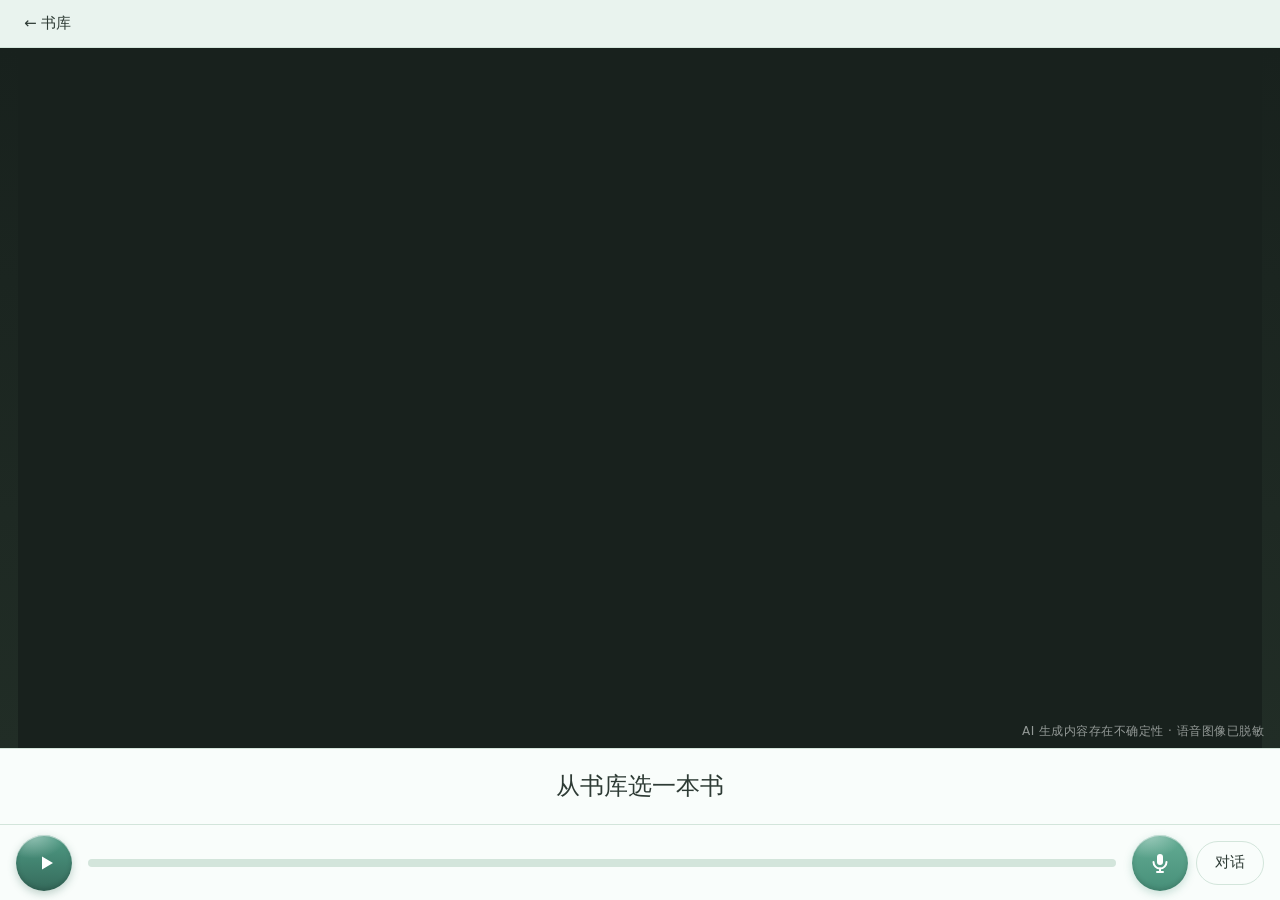
<file: web-v0.6/reader/book.html>
<!doctype html>
<html lang="zh-CN">
<head>
  <meta charset="utf-8">
  <meta name="viewport"
        content="width=device-width, initial-scale=1, viewport-fit=cover">
  <title>灵动绘卷 · 阅读</title>
  <link rel="icon" href="data:,">
  <link rel="stylesheet" href="../static/shared/tokens.css">
  <link rel="stylesheet" href="../static/shared/base.css">
  <link rel="stylesheet" href="../static/shared/page.css">
  <link rel="stylesheet" href="book.css">
</head>
<body>
  <div class="app reader">
    <header class="reader-bar">
      <a class="reader-btn" href="./">← 书库</a>
      <p class="reader-meta" id="meta" hidden></p>
    </header>

    <main class="stage" id="stage">
      <!-- 视频和字幕都由 book.js 从 /api/books/<id>/publish 读进来。 -->
      <video class="stage-film" id="film"
             playsinline preload="metadata"></video>
      <div class="spot-box" id="spot-box" hidden></div>
      <div class="spot-pin" id="spot-pin" hidden></div>
      <div class="spot-card" id="spot-card" hidden>
        <p class="spot-name" id="spot-name"></p>
        <p class="spot-intro" id="spot-intro"></p>
      </div>
      <p class="stage-note">AI 生成内容存在不确定性 · 语音图像已脱敏</p>
    </main>

    <p class="subtitle" id="subtitle"></p>

    <footer class="deck">
      <button class="deck-play" id="play" type="button" aria-label="播放">
        <svg class="icon-play" viewBox="0 0 24 24" aria-hidden="true">
          <path d="M8 5.5v13l11-6.5z"/>
        </svg>
        <svg class="icon-pause" viewBox="0 0 24 24" aria-hidden="true">
          <rect x="7" y="5" width="4" height="14" rx="1"/>
          <rect x="14" y="5" width="4" height="14" rx="1"/>
        </svg>
      </button>
      <div class="track" id="track">
        <div class="track-bar">
          <div class="track-fill" id="fill"></div>
        </div>
      </div>
      <div class="deck-tools">
        <button class="deck-mic" id="mic" type="button" aria-pressed="false"
                aria-label="麦克风">
          <svg viewBox="0 0 24 24" aria-hidden="true">
            <rect x="9" y="3" width="6" height="11" rx="3"/>
            <path d="M5.5 11a6.5 6.5 0 0 0 13 0" fill="none"
                  stroke="currentColor" stroke-width="2" stroke-linecap="round"/>
            <path d="M12 17.5V21M9 21h6" fill="none"
                  stroke="currentColor" stroke-width="2" stroke-linecap="round"/>
          </svg>
        </button>
        <button class="deck-tool" id="talk" type="button">对话</button>
      </div>
    </footer>

    <aside class="history" id="history" hidden>
      <header class="history-head">
        <p class="history-title">互动记录</p>
        <button class="history-clear" id="history-clear" type="button">
          清除
        </button>
        <button class="history-close" id="history-close" type="button"
                aria-label="关闭">×</button>
      </header>
      <ol class="history-list" id="history-list"></ol>
    </aside>
  </div>

  <script src="book.js"></script>
</body>
</html>
</file>
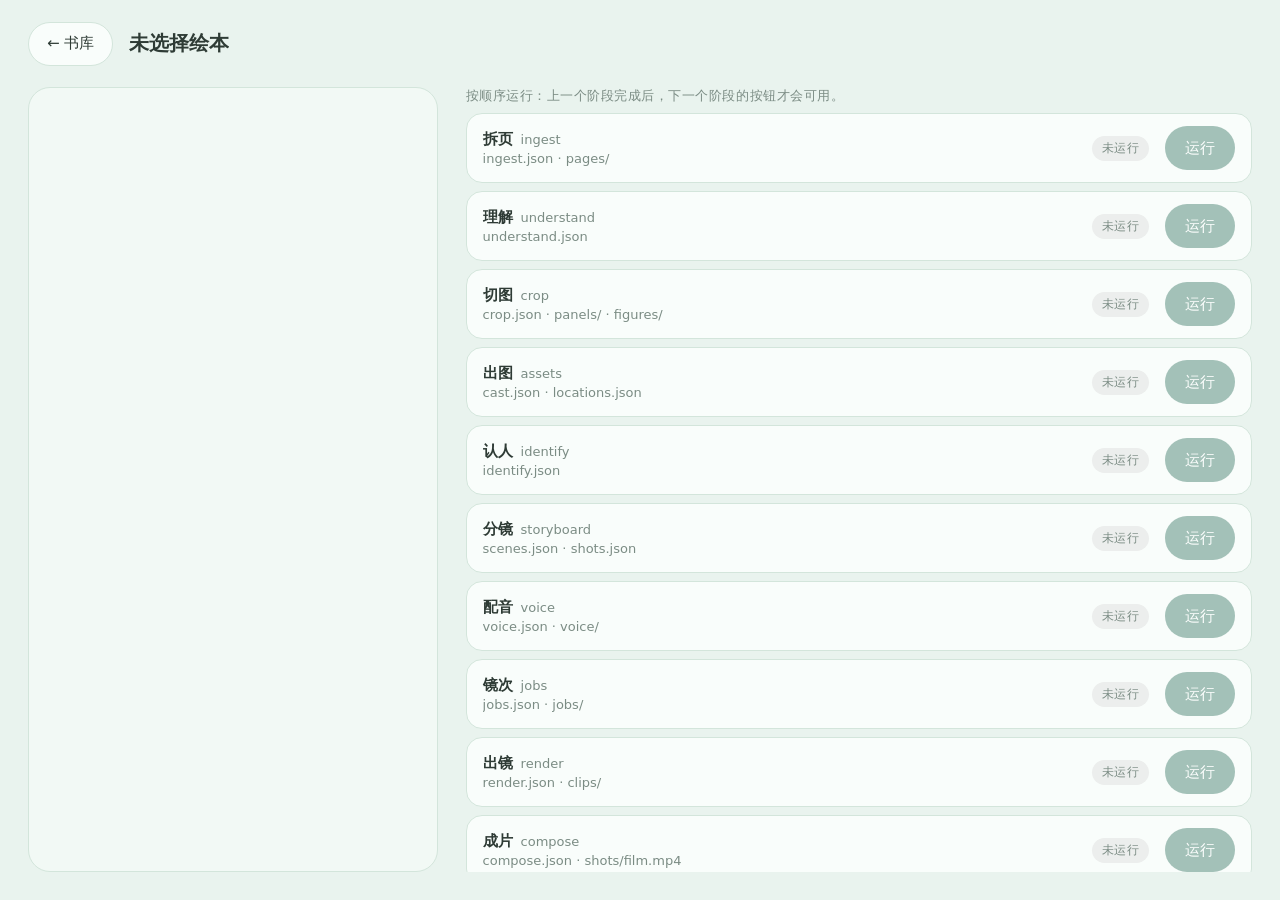
<file: web-v0.6/studio/book.html>
<!doctype html>
<html lang="zh-CN">
<head>
  <meta charset="utf-8">
  <meta name="viewport"
        content="width=device-width, initial-scale=1, viewport-fit=cover">
  <title>灵动绘卷 · 绘本处理</title>
  <link rel="icon" href="data:,">
  <link rel="stylesheet" href="../static/shared/tokens.css">
  <link rel="stylesheet" href="../static/shared/base.css">
  <link rel="stylesheet" href="../static/shared/page.css">
  <link rel="stylesheet" href="../static/shared/shelf.css">
  <link rel="stylesheet" href="studio.css">
  <link rel="stylesheet" href="book.css">
</head>
<body>
  <div class="app">
    <header class="bar bar--detail">
      <a class="back" href="index.html">← 书库</a>
      <h1 class="book-name" id="name">未选择绘本</h1>
    </header>

    <main class="detail">
      <aside class="pages" id="cover"></aside>

      <section class="stages">
        <p class="hint">按顺序运行：上一个阶段完成后，下一个阶段的按钮才会可用。</p>
        <ol class="stage-list" id="stages"></ol>
      </section>
    </main>
  </div>

  <script src="book.js"></script>
</body>
</html>
</file>
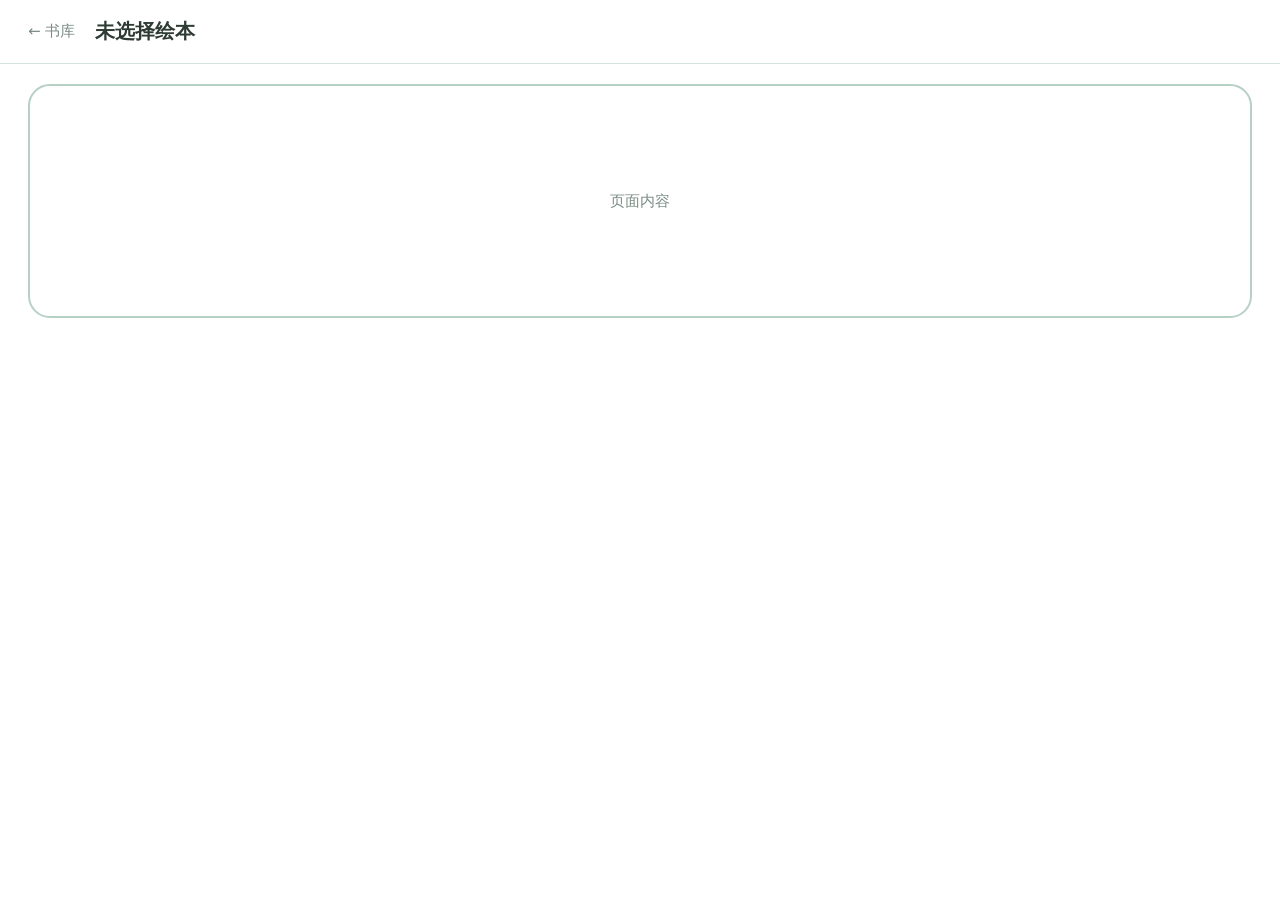
<file: web/studio/book.html>
<!doctype html>
<html lang="zh-CN">
<head>
  <meta charset="utf-8">
  <meta name="viewport"
        content="width=device-width, initial-scale=1, viewport-fit=cover">
  <title>灵动绘卷 · 绘本处理</title>
  <link rel="icon" href="data:,">
  <link rel="stylesheet" href="book.css">
</head>
<body>
  <header class="bar">
    <a class="back" href="index.html">← 书库</a>
    <h1 class="book-name" id="name">绘本处理</h1>
    <span class="book-id" id="book"></span>
  </header>

  <main class="pages" id="pages">
    <p class="pages-hint">页面内容</p>
  </main>

  <section class="stages">
    <ol class="stage-list" id="stages"></ol>
  </section>

  <script src="book.js"></script>
</body>
</html>
</file>
<file: web-v0.6/static/shared/tokens.css>
/* 薄荷晨露：全站共用的颜色、字号、间距与圆角。 */

:root {
  --bg: #e9f3ee;
  --surface: #f9fdfb;
  --ink: #2e3b35;
  --ink2: #7b8c84;
  --line: #d3e5db;
  --accent: #4f9c85;
  --accent-deep: #3c7a68;
  --warm: #f0b583;
  --stage: #18211d;
  --stage2: #212d26;

  /* 失败状态用红色，与暖色点缀区分开。 */
  --danger: #b3453b;

  /* 标题渐变的两端：深青与深橙，都过了大号文字 3:1 的底线。 */
  --title-a: #2e7f6b;
  --title-b: #cf6f34;

  --text-sm: 13px;
  --text-md: 15px;
  --text-lg: 20px;
  --text-xl: 26px;

  --gap-sm: 8px;
  --gap-md: 16px;
  --gap-lg: 28px;

  --radius-sm: 10px;
  --radius-md: 16px;
  --radius-lg: 22px;

  /* 封面边长：同时受宽和高约束，横屏矮窗口里两行也摆得下。 */
  --cover: min(17vw, 26vh, 200px);

  /* 触控目标下限。 */
  --tap: 44px;
}
</file>
<file: web-v0.6/static/shared/base.css>
/* 两页共用的字体与基础样式。 */

/* 站酷快乐体，OFL 授权，由 scripts/get_fonts.sh 下载。 */
@font-face {
  font-family: "ZCOOL KuaiLe";
  src: url("../fonts/ZCOOLKuaiLe-Regular.ttf") format("truetype");
  font-display: swap;
}

* {
  box-sizing: border-box;
}

html,
body {
  height: 100%;
}

body {
  margin: 0;
  background: var(--bg);
  color: var(--ink);
  font-family: system-ui, "PingFang SC", "Noto Sans SC", "Microsoft YaHei",
    sans-serif;
  -webkit-font-smoothing: antialiased;
  overscroll-behavior: none;
}

h1,
h2,
h3,
p {
  margin: 0;
  font-weight: inherit;
}

button {
  font: inherit;
  color: inherit;
}

img {
  display: block;
  max-width: 100%;
}
</file>
<file: web-v0.6/static/shared/page.css>
/* 两页共用的页面外壳与标题。 */

.app {
  height: 100dvh;
  display: flex;
  flex-direction: column;
  padding: env(safe-area-inset-top) env(safe-area-inset-right)
    env(safe-area-inset-bottom) env(safe-area-inset-left);
}

.bar {
  flex: none;
  padding: clamp(20px, 5vh, 48px) var(--gap-lg) 0;
  text-align: center;
}

.brand {
  font-family: "ZCOOL KuaiLe", "Kaiti SC", "STKaiti", "KaiTi",
    serif;
  font-size: clamp(44px, 5.2vw, 72px);
  line-height: 1.1;
  font-weight: 400;
  letter-spacing: 0.1em;
  /* 末字后的字距会把视觉中心推左，用一半字距补回。 */
  text-indent: 0.05em;
}

/* 深青到深橙的渐变字，两端对底色的对比都在 3:1 以上。 */
.brand-text {
  color: var(--title-a);
  background-image: linear-gradient(
    100deg,
    var(--title-a) 0%,
    var(--accent) 45%,
    var(--title-b) 100%
  );
  -webkit-background-clip: text;
  background-clip: text;
  -webkit-text-fill-color: transparent;
}

/* 标题下的一小段渐变线，代替满页分割线。 */
.brand::after {
  content: "";
  display: block;
  width: clamp(180px, 24vw, 320px);
  height: 4px;
  margin: 18px auto 0;
  border-radius: 2px;
  background: linear-gradient(
    90deg,
    transparent,
    var(--accent) 18%,
    var(--warm) 82%,
    transparent
  );
}
</file>
<file: web-v0.6/reader/book.css>
/* 阅读页：顶栏 48、舞台自适应、字幕 44、控件 76，整页铺满不滚动。 */

.reader {
  --bar-h: 48px;
  --sub-h: 76px;
  --deck-h: 76px;
  overflow: hidden;
}

.reader-bar {
  flex: none;
  height: var(--bar-h);
  display: flex;
  align-items: center;
  padding: 0 var(--gap-sm);
  border-bottom: 1px solid var(--line);
}

.reader-btn {
  display: flex;
  align-items: center;
  height: var(--tap);
  padding: 0 16px;
  border: 0;
  border-radius: 999px;
  background: transparent;
  color: var(--ink);
  font-size: var(--text-md);
  text-decoration: none;
}

.reader-btn:hover {
  background: var(--line);
}

/* 年龄分级、时长、语言：靠右一行，窄屏时允许省略。 */
.reader-meta {
  margin-left: auto;
  padding-right: 12px;
  font-size: 12px;
  color: var(--ink2);
  white-space: nowrap;
  overflow: hidden;
  text-overflow: ellipsis;
}

/* 视频区：16:9 贴宽居中，空出来的部分就是深色舞台。 */
.stage {
  position: relative;
  flex: 1;
  min-height: 0;
  display: grid;
  place-items: center;
  background: linear-gradient(180deg, var(--stage), var(--stage2));
  overflow: hidden;
}

/* 播放器位置随舞台收缩，宽度同时受舞台宽高约束。 */
.stage-film {
  width: min(
    100%,
    calc((100dvh - var(--bar-h) - var(--sub-h) - var(--deck-h)) * 16 / 9)
  );
  max-height: 100%;
  aspect-ratio: 16 / 9;
  object-fit: contain;
  background: var(--stage);
}

/* 合规角标压在舞台右下角，不占底栏高度。 */
.stage-note {
  position: absolute;
  right: var(--gap-md);
  bottom: var(--gap-sm);
  font-size: 12px;
  letter-spacing: 0.04em;
  color: rgba(249, 253, 251, 0.55);
  pointer-events: none;
}

/* 字幕独立成行，不随视频缩放；一句太长时可以撑到两行。 */
.subtitle {
  flex: none;
  height: var(--sub-h);
  display: grid;
  place-items: center;
  padding: 0 var(--gap-lg);
  background: var(--surface);
  border-top: 1px solid var(--line);
  color: var(--ink);
  font-size: 24px;
  line-height: 1.35;
  text-align: center;
  overflow: hidden;
}

/* 旁白低一度，角色的台词用重一点的颜色，一眼分得清。 */
.subtitle--narrator {
  color: var(--ink2);
}

.subtitle--cast {
  color: var(--accent-deep);
  font-weight: 600;
}

/* 控件一行：播放、进度、语音与对话。 */
.deck {
  flex: none;
  height: var(--deck-h);
  display: flex;
  align-items: center;
  gap: var(--gap-md);
  padding: 0 var(--gap-md);
  background: var(--surface);
  border-top: 1px solid var(--line);
}

.deck-tools {
  display: flex;
  align-items: center;
  gap: var(--gap-sm);
}

/* 播放是全页唯一的主按钮：高光压在上方，底部留一层暗边。 */
.deck-play {
  display: grid;
  place-items: center;
  width: 56px;
  height: 56px;
  padding: 0;
  border: 0;
  border-radius: 50%;
  background:
    radial-gradient(100% 70% at 30% 0%, rgba(255, 255, 255, 0.4),
      transparent 60%),
    linear-gradient(180deg, #4f9c85, #356a5b);
  box-shadow:
    inset 0 1px 0 rgba(255, 255, 255, 0.55),
    inset 0 -2px 5px rgba(0, 0, 0, 0.16),
    0 3px 8px rgba(53, 106, 91, 0.3);
  color: #fff;
}

.deck-play svg {
  width: 24px;
  height: 24px;
  fill: currentColor;
}

/* 播放三角向右偏一点，圆形里才看着居中。 */
.icon-play {
  transform: translateX(2px);
}

.deck-play .icon-pause {
  display: none;
}

.deck-play.is-playing .icon-play {
  display: none;
}

.deck-play.is-playing .icon-pause {
  display: block;
}

/* 进度：8px 的视觉条，外圈留 44px 的命中区。 */
.track {
  flex: 1;
  min-width: 0;
  height: var(--tap);
  display: flex;
  align-items: center;
  cursor: pointer;
  touch-action: none;
}

.track-bar {
  width: 100%;
  height: 8px;
  border-radius: 999px;
  background: var(--line);
  overflow: hidden;
}

.track-fill {
  width: 0;
  height: 100%;
  border-radius: inherit;
  background: var(--accent);
}

.deck-tool {
  height: var(--tap);
  padding: 0 18px;
  border: 1px solid var(--line);
  border-radius: 999px;
  background: var(--surface);
  color: var(--ink);
  font-size: var(--text-md);
}

/* 麦克风是语音入口，与播放同尺寸，高光略弱一档。 */
.deck-mic {
  position: relative;
  display: grid;
  place-items: center;
  width: 56px;
  height: 56px;
  padding: 0;
  border: 0;
  border-radius: 50%;
  background:
    radial-gradient(100% 70% at 30% 0%, rgba(255, 255, 255, 0.36),
      transparent 60%),
    linear-gradient(180deg, #64ad95, #478f79);
  box-shadow:
    inset 0 1px 0 rgba(255, 255, 255, 0.5),
    inset 0 -2px 5px rgba(0, 0, 0, 0.14),
    0 3px 8px rgba(71, 143, 121, 0.28);
  color: #fff;
}

.deck-mic svg {
  width: 24px;
  height: 24px;
  fill: currentColor;
}

/* 录音中：整体提亮，并向外扩一圈跟着呼吸的光环。 */
.deck-mic.is-live {
  background:
    radial-gradient(100% 70% at 30% 0%, rgba(255, 255, 255, 0.6),
      transparent 62%),
    linear-gradient(180deg, #86d3b6, #5aa78f);
  box-shadow:
    inset 0 1px 0 rgba(255, 255, 255, 0.75),
    inset 0 -2px 5px rgba(0, 0, 0, 0.12),
    0 0 0 5px rgba(79, 156, 133, 0.25),
    0 3px 12px rgba(71, 143, 121, 0.4);
}

.deck-mic.is-live::after {
  content: "";
  position: absolute;
  inset: -5px;
  border: 2px solid rgba(79, 156, 133, 0.5);
  border-radius: 50%;
  animation: breath 1.4s ease-out infinite;
}

@keyframes breath {
  from {
    opacity: 0.85;
    transform: scale(0.92);
  }
  to {
    opacity: 0;
    transform: scale(1.18);
  }
}

/* 命中台词时，把要找的那几个字用暖色标出来。 */
.subtitle-hit {
  padding: 0 4px;
  border-radius: 6px;
  background: var(--warm);
  color: var(--ink);
}

/* 触控：认出来的东西描个框，旁边浮一张说明卡。 */
.spot-box {
  position: absolute;
  border: 2px solid var(--warm);
  border-radius: 10px;
  box-shadow: 0 0 0 2px rgba(16, 22, 19, 0.45);
  pointer-events: none;
  transition: left 0.16s ease, top 0.16s ease, width 0.16s ease,
    height 0.16s ease;
}

.spot-card {
  position: absolute;
  max-width: min(340px, 46%);
  padding: 12px 16px;
  border-radius: var(--radius-md);
  background: var(--surface);
  box-shadow: 0 12px 28px rgba(16, 22, 19, 0.28);
}

/* 查询中：在点击处画一圈亮环，外圈再转一道弧，表示正在查。 */
.spot-pin {
  position: absolute;
  width: 76px;
  height: 76px;
  margin: -38px 0 0 -38px;
  border-radius: 50%;
  background: rgba(16, 22, 19, 0.35);
  border: 3px solid rgba(255, 255, 255, 0.92);
  box-shadow: 0 0 0 6px rgba(240, 181, 131, 0.45),
    0 8px 20px rgba(0, 0, 0, 0.4);
  pointer-events: none;
  animation: spot-pulse 1.2s ease-in-out infinite;
}

.spot-pin::after {
  content: "";
  position: absolute;
  inset: -12px;
  border-radius: 50%;
  border: 3px solid transparent;
  border-top-color: var(--warm);
  border-right-color: var(--warm);
  animation: spot-spin 0.9s linear infinite;
}

@keyframes spot-pulse {
  from {
    transform: scale(0.94);
  }
  to {
    transform: scale(1.06);
  }
}

@keyframes spot-spin {
  to {
    transform: rotate(360deg);
  }
}

.spot-name {
  font-size: var(--text-md);
  font-weight: 600;
  color: var(--accent-deep);
}

.spot-intro {
  margin-top: 6px;
  font-size: 14px;
  line-height: 1.55;
  color: var(--ink);
}

/* 互动记录从右侧滑出，盖住舞台，不挤压阅读区的布局。 */
.history {
  position: fixed;
  top: 0;
  right: 0;
  bottom: var(--deck-h);
  display: flex;
  flex-direction: column;
  width: min(360px, 84vw);
  background: var(--surface);
  border-left: 1px solid var(--line);
  box-shadow: -14px 0 32px rgba(16, 22, 19, 0.22);
  z-index: 20;
}

.history[hidden] {
  display: none;
}

.history-head {
  display: flex;
  align-items: center;
  justify-content: space-between;
  padding-left: 20px;
  border-bottom: 1px solid var(--line);
}

.history-title {
  font-size: var(--text-md);
  font-weight: 600;
  color: var(--ink);
}

.history-close {
  width: var(--tap);
  height: var(--tap);
  padding: 0;
  border: 0;
  background: transparent;
  color: var(--ink2);
  font-size: 22px;
  line-height: 1;
}

/* 清除摆在关闭左边，窄按钮，避免误碰。 */
.history-clear {
  margin-left: auto;
  margin-right: 4px;
  height: 32px;
  padding: 0 12px;
  border: 1px solid var(--line);
  border-radius: 999px;
  background: transparent;
  color: var(--ink2);
  font-size: var(--text-sm);
  cursor: pointer;
}

.history-clear:hover {
  color: var(--danger);
  border-color: var(--danger);
}

.history-list {
  flex: 1;
  margin: 0;
  padding: 6px 20px 20px;
  overflow-y: auto;
  list-style: none;
}

.history-row {
  padding: 12px 0;
  border-bottom: 1px dashed var(--line);
}

.history-row:last-child {
  border-bottom: 0;
}

.history-when {
  font-size: 11px;
  letter-spacing: 0.04em;
  color: var(--ink2);
}

.history-what {
  margin-top: 4px;
  font-size: 14px;
  line-height: 1.5;
  color: var(--ink);
}

.history-say {
  margin-top: 2px;
  font-size: var(--text-sm);
  line-height: 1.5;
  color: var(--ink2);
}

.history-empty {
  padding: 32px 0;
  text-align: center;
  font-size: var(--text-sm);
  color: var(--ink2);
}
</file>
<file: web-v0.6/static/shared/shelf.css>
/* 书库与书卡，reader 与 studio 共用。 */

.shelf {
  flex: 1;
  min-height: 0;
  display: grid;
  grid-template-columns: repeat(3, var(--cover));
  column-gap: clamp(24px, 4.7vw, 56px);
  row-gap: clamp(16px, 3vw, 28px);
  justify-content: center;
  align-content: center;
  padding: 0 var(--gap-lg);
}

.shelf-empty {
  grid-column: 1 / -1;
  text-align: center;
  font-size: var(--text-md);
  color: var(--ink2);
  letter-spacing: 0.12em;
}

/* 加框书库：一页 5 列 × 2 行 = 10 本，与页面脚本的 PAGE_SIZE 一致。 */
.shelf--framed {
  --cover: min(13vw, 13vh, 190px);
  /* 行高锁定为一张卡的全高：封面 + 书名 + 状态 + 两处间距。 */
  --row: calc(var(--cover) * 1.5 + 56px);

  /* 框不随页面伸缩，空位照样占住，书从左上一格一格排。 */
  flex: none;
  width: max-content;
  /* 阅读端直接放进页面时要水平居中；创作台外面套了同宽的列，auto 不起作用。 */
  margin: 0 auto;
  padding: 20px;
  border: 1px solid var(--line);
  border-radius: var(--radius-lg);
  background: color-mix(in srgb, var(--surface) 60%, transparent);
  grid-template-columns: repeat(5, var(--cover));
  grid-template-rows: repeat(2, var(--row));
  align-content: start;
}

/* 空书库的文字占满两行、居中，不挤在左上角。 */
.shelf--framed .shelf-empty {
  grid-row: span 2;
  align-self: center;
}

.book {
  display: flex;
  flex-direction: column;
  gap: 10px;
  color: inherit;
  text-decoration: none;
}

/* 焦点与悬停只用边框提示，不改封面尺寸。 */
.book:focus-visible {
  outline: 2px solid var(--accent-deep);
  outline-offset: 4px;
  border-radius: var(--radius-sm);
}

.cover {
  width: var(--cover);
  /* 现有绘本页为 0.676，竖版按 2:3 取整。 */
  aspect-ratio: 2 / 3;
  border-radius: var(--radius-lg);
  background: var(--surface);
  overflow: hidden;
}

.cover-img {
  width: 100%;
  height: 100%;
  object-fit: cover;
}

/* 书已存在但还没有成品封面：用书名占住方形区域。 */
.cover--empty {
  display: grid;
  place-items: center;
  padding: 18px;
  background: transparent;
  border: 2px dashed var(--line);
}

.cover-name {
  font-size: var(--text-md);
  color: var(--ink2);
  text-align: center;
  line-height: 1.4;
  word-break: break-word;
}

.book-title {
  font-size: var(--text-md);
  font-weight: 600;
  line-height: 1.35;
  text-align: center;
  /* 书名只排一行，网格行高才不会因长文件名跳动。 */
  white-space: nowrap;
  overflow: hidden;
  text-overflow: ellipsis;
}

.status {
  display: flex;
  align-items: center;
  justify-content: center;
  gap: var(--gap-sm);
  font-size: var(--text-sm);
  color: var(--ink2);
}

.status-dot {
  width: 8px;
  height: 8px;
  border-radius: 50%;
  background: var(--line);
}

.status--running .status-dot {
  background: var(--accent);
}

.status--ready .status-dot {
  background: var(--accent-deep);
}

.status--failed .status-dot {
  background: var(--title-b);
}

/* 翻页栏与书库同宽居中，只有一页时整条收起。 */
.pager {
  flex: none;
  display: flex;
  align-items: center;
  justify-content: center;
  gap: var(--gap-md);
  padding: var(--gap-sm) 0 0;
}

/* display:flex 会盖掉浏览器给 [hidden] 的 display:none，这里补回来。 */
.pager[hidden] {
  display: none;
}

.page-btn {
  min-height: var(--tap);
  padding: 0 22px;
  border: 1px solid var(--line);
  border-radius: 999px;
  background: var(--surface);
  color: var(--ink);
  font-size: var(--text-md);
}

.page-btn:disabled {
  opacity: 0.4;
}

.page-count {
  min-width: 8em;
  text-align: center;
  font-size: var(--text-sm);
  color: var(--ink2);
  letter-spacing: 0.04em;
}
</file>
<file: web-v0.6/studio/studio.css>
/* 创作台只多一样：上传区。 */

/* 标题收小一档，把高度让给书库和上传区。 */
.bar {
  padding-top: clamp(12px, 3vh, 26px);
}

.brand {
  font-size: clamp(32px, 4vw, 56px);
}

/* 书库、翻页、上传框排成一列，宽度统一由书库决定。 */
.board {
  flex: none;
  display: flex;
  flex-direction: column;
  width: max-content;
  margin: 0 auto;
}

.upload {
  flex: none;
  padding: var(--gap-lg) 0 0;
}

.drop {
  position: relative;
  display: flex;
  flex-wrap: wrap;
  align-items: center;
  justify-content: center;
  gap: 10px 14px;
  /* 底部多留一条，进度条出现时高度不变。 */
  padding: 12px var(--gap-lg) 22px;
  border: 2px dashed var(--line);
  border-radius: var(--radius-lg);
  text-align: center;
  transition: border-color 0.15s ease, background-color 0.15s ease;
}

.drop.is-over {
  border-color: var(--accent);
  background: color-mix(in srgb, var(--accent) 8%, transparent);
}

/* 上传中：边框变实线，拖放与按钮都不接受操作。 */
.drop.is-busy {
  border-style: solid;
  border-color: var(--accent);
}

.drop.is-busy .drop-text {
  color: var(--ink);
}

.progress {
  position: absolute;
  left: var(--gap-lg);
  right: var(--gap-lg);
  bottom: 9px;
  height: 8px;
  border-radius: 999px;
  background: var(--line);
  overflow: hidden;
}

.progress-fill {
  width: 0;
  height: 100%;
  border-radius: inherit;
  /* 终点用深绿收尾，与强调色同色系，不抢拖放区的橙。 */
  background: linear-gradient(90deg, var(--accent), var(--accent-deep));
  transition: width 0.15s linear;
}

.drop-text {
  font-size: var(--text-md);
  color: var(--ink2);
}

.pick {
  min-height: var(--tap);
  padding: 0 24px;
  margin-left: 6px;
  border: 0;
  border-radius: 999px;
  background: var(--accent-deep);
  color: #fff;
  font-size: var(--text-md);
}

.pick:disabled {
  cursor: not-allowed;
  opacity: 0.45;
}

.drop-note {
  min-height: 17px;
  font-size: 12px;
  color: var(--ink2);
  letter-spacing: 0.04em;
}

.drop-note.is-live {
  color: var(--accent-deep);
  font-weight: 600;
  font-size: 13px;
}

.drop-note.is-done {
  color: var(--accent-deep);
}

.drop-note.is-error {
  color: var(--title-b);
  font-weight: 600;
  font-size: 13px;
}
</file>
<file: web-v0.6/studio/book.css>
/* 单本绘本的处理页：左边页缩略图，右边阶段与产物。 */

.bar--detail {
  display: flex;
  align-items: center;
  gap: var(--gap-md);
  padding: clamp(12px, 2.4vh, 22px) var(--gap-lg);
  text-align: left;
}

.back {
  flex: none;
  display: inline-flex;
  align-items: center;
  min-height: var(--tap);
  padding: 0 18px;
  border: 1px solid var(--line);
  border-radius: 999px;
  background: var(--surface);
  color: var(--ink);
  font-size: var(--text-md);
  text-decoration: none;
}

.book-name {
  min-width: 0;
  font-size: var(--text-lg);
  font-weight: 600;
  white-space: nowrap;
  overflow: hidden;
  text-overflow: ellipsis;
}

.detail {
  flex: 1;
  min-height: 0;
  display: grid;
  grid-template-columns: clamp(300px, 32vw, 440px) 1fr;
  gap: var(--gap-lg);
  padding: 0 var(--gap-lg) var(--gap-lg);
}

.pages {
  min-height: 0;
  overflow: auto;
  display: flex;
  justify-content: center;
  padding: 16px;
  border: 1px solid var(--line);
  border-radius: var(--radius-lg);
  background: color-mix(in srgb, var(--surface) 60%, transparent);
}

.cover-preview {
  width: 100%;
  height: fit-content;
  border-radius: var(--radius-md);
}

/* 还没跑过 ingest 的书只有一块空白，用虚线框占位。 */
.cover-preview--empty {
  display: grid;
  place-items: center;
  aspect-ratio: 2 / 3;
  border: 2px dashed var(--line);
  border-radius: var(--radius-md);
  color: var(--ink2);
  font-size: var(--text-sm);
}

.stages {
  min-height: 0;
  overflow: auto;
  display: flex;
  flex-direction: column;
  gap: var(--gap-sm);
}

.hint {
  font-size: var(--text-sm);
  color: var(--ink2);
  letter-spacing: 0.04em;
}

.stage-list {
  margin: 0;
  padding: 0;
  list-style: none;
  display: flex;
  flex-direction: column;
  gap: var(--gap-sm);
}

.stage {
  padding: 12px 16px;
  border: 1px solid var(--line);
  border-radius: var(--radius-md);
  background: var(--surface);
}

.stage-line {
  display: flex;
  align-items: center;
  gap: var(--gap-md);
}

.stage-main {
  flex: 1;
  min-width: 0;
}

.stage-name {
  font-size: var(--text-md);
  font-weight: 600;
}

.stage-key {
  margin-left: 8px;
  font-size: var(--text-sm);
  font-weight: 400;
  color: var(--ink2);
}

.stage-out {
  margin-top: 2px;
  font-size: var(--text-sm);
  color: var(--ink2);
  white-space: nowrap;
  overflow: hidden;
  text-overflow: ellipsis;
}

.badge {
  flex: none;
  padding: 4px 10px;
  border-radius: 999px;
  /* 未运行用中性灰，避免和完成态的绿色混淆。 */
  background: #eceeed;
  color: var(--ink2);
  font-size: 12px;
  letter-spacing: 0.04em;
}
/* 上一次运行的时间，紧贴在状态前面。 */
.stamp {
  flex: none;
  font-size: 12px;
  color: var(--ink2);
  white-space: nowrap;
}
.badge--running {
  background: color-mix(in srgb, var(--accent) 22%, transparent);
  color: var(--accent-deep);
}

.badge--done {
  background: color-mix(in srgb, var(--accent-deep) 18%, transparent);
  color: var(--accent-deep);
}

.badge--failed {
  background: color-mix(in srgb, var(--danger) 16%, transparent);
  color: var(--danger);
}

.run {
  flex: none;
  min-height: var(--tap);
  padding: 0 20px;
  border: 0;
  border-radius: 999px;
  background: var(--accent-deep);
  color: #fff;
  font-size: var(--text-md);
}

.run:disabled {
  opacity: 0.45;
}

/* 运行输出就放在按钮下面这一条，白底等宽字。 */
.log {
  margin-top: 12px;
  border: 1px solid var(--line);
  border-radius: var(--radius-sm);
  background: #fff;
  overflow: hidden;
}

.log-bar {
  display: flex;
  align-items: center;
  justify-content: space-between;
  padding: 4px 8px 4px 12px;
  border-bottom: 1px solid var(--line);
}

.log-title {
  font-size: 12px;
  color: var(--ink2);
  letter-spacing: 0.04em;
}

.log-toggle {
  min-height: 32px;
  padding: 0 10px;
  border: 0;
  background: transparent;
  color: var(--accent-deep);
  font-size: 12px;
}

/* 收起时只留标题条，方便随时再展开。 */
.log.is-closed .log-bar {
  border-bottom: 0;
}

.log.is-closed .log-text {
  display: none;
}

.log-text {
  max-height: 200px;
  overflow: auto;
  margin: 0;
  padding: 10px 12px;
  font-family: ui-monospace, SFMono-Regular, Menlo, monospace;
  font-size: 12px;
  line-height: 1.5;
  color: var(--ink);
  white-space: pre-wrap;
  word-break: break-all;
}
</file>
<file: web/studio/book.css>
/* Styles for the book page. */

:root {
  --ink: #2e3b35;
  --ink2: #7b8c84;
  --line: #d3e5db;
  --line2: #b7d0c4;
  --accent-deep: #3c7a68;
}

* {
  box-sizing: border-box;
}

html,
body {
  height: 100%;
}

body {
  margin: 0;
  display: flex;
  flex-direction: column;
  background: #ffffff;
  color: var(--ink);
  font-family: system-ui, "PingFang SC", "Noto Sans SC", "Microsoft YaHei",
    sans-serif;
  -webkit-font-smoothing: antialiased;
}

h1,
p {
  margin: 0;
  font-weight: inherit;
}

/* One line at the top: the way back, then the book being worked on. */
.bar {
  flex: none;
  display: flex;
  align-items: center;
  gap: 20px;
  padding: 18px 28px;
  border-bottom: 1px solid var(--line);
}

.back {
  color: var(--ink2);
  font-size: 15px;
  text-decoration: none;
}

.back:hover {
  color: var(--accent-deep);
}

.book-name {
  font-size: 20px;
  font-weight: 600;
}

.book-id {
  color: var(--ink2);
  font-size: 14px;
  letter-spacing: 0.08em;
}

/* One row for the pages, sized by itself rather than by the window. */
.pages {
  flex: none;
  height: clamp(150px, 26vh, 320px);
  margin: 20px 28px;
  display: grid;
  place-items: center;
  border: 2px solid var(--line2);
  border-radius: 22px;
}

.pages-hint {
  color: var(--ink2);
  font-size: 15px;
}

/* The stage list and its buttons go here. */
.stages {
  flex: none;
  padding: 0 28px 24px;
}

/* One thread of stages, joined by a vertical line. */
.stage-list {
  position: relative;
  margin: 0;
  padding: 0 0 0 30px;
  list-style: none;
}

.stage-list::before {
  content: "";
  position: absolute;
  top: 17px;
  bottom: 17px;
  left: 7px;
  width: 3px;
  border-radius: 2px;
  background: var(--line2);
}

.stage {
  position: relative;
  display: flex;
  align-items: baseline;
  gap: 10px;
  padding: 8px 0;
}

.stage::before {
  content: "";
  position: absolute;
  top: 11px;
  left: -27px;
  width: 11px;
  height: 11px;
  border-radius: 50%;
  background: var(--line2);
}

/* One color per stage, warm at the book end and green at the finish. */
.stage[data-key="ingest"]::before {
  background: #c08459;
}

.stage[data-key="read"]::before {
  background: #c06559;
}

.stage[data-key="crop"]::before {
  background: #c0596c;
}

.stage[data-key="cast"]::before {
  background: #c0598b;
}

.stage[data-key="scout"]::before {
  background: #c059aa;
}

.stage[data-key="identify"]::before {
  background: #b759c0;
}

.stage[data-key="direct"]::before {
  background: #9859c0;
}

.stage[data-key="record"]::before {
  background: #7959c0;
}

.stage[data-key="prepare"]::before {
  background: #5a59c0;
}

.stage[data-key="render"]::before {
  background: #5976c0;
}

.stage[data-key="mix"]::before {
  background: #5995c0;
}

.stage[data-key="audit"]::before {
  background: #59b4c0;
}

.stage[data-key="assemble"]::before {
  background: #59c0ad;
}

.stage[data-key="subtitle"]::before {
  background: #59c08e;
}

.stage-name {
  font-size: 15px;
  font-weight: 600;
}

.stage-key {
  color: var(--ink2);
  font-size: 12px;
  letter-spacing: 0.04em;
}
</file>
